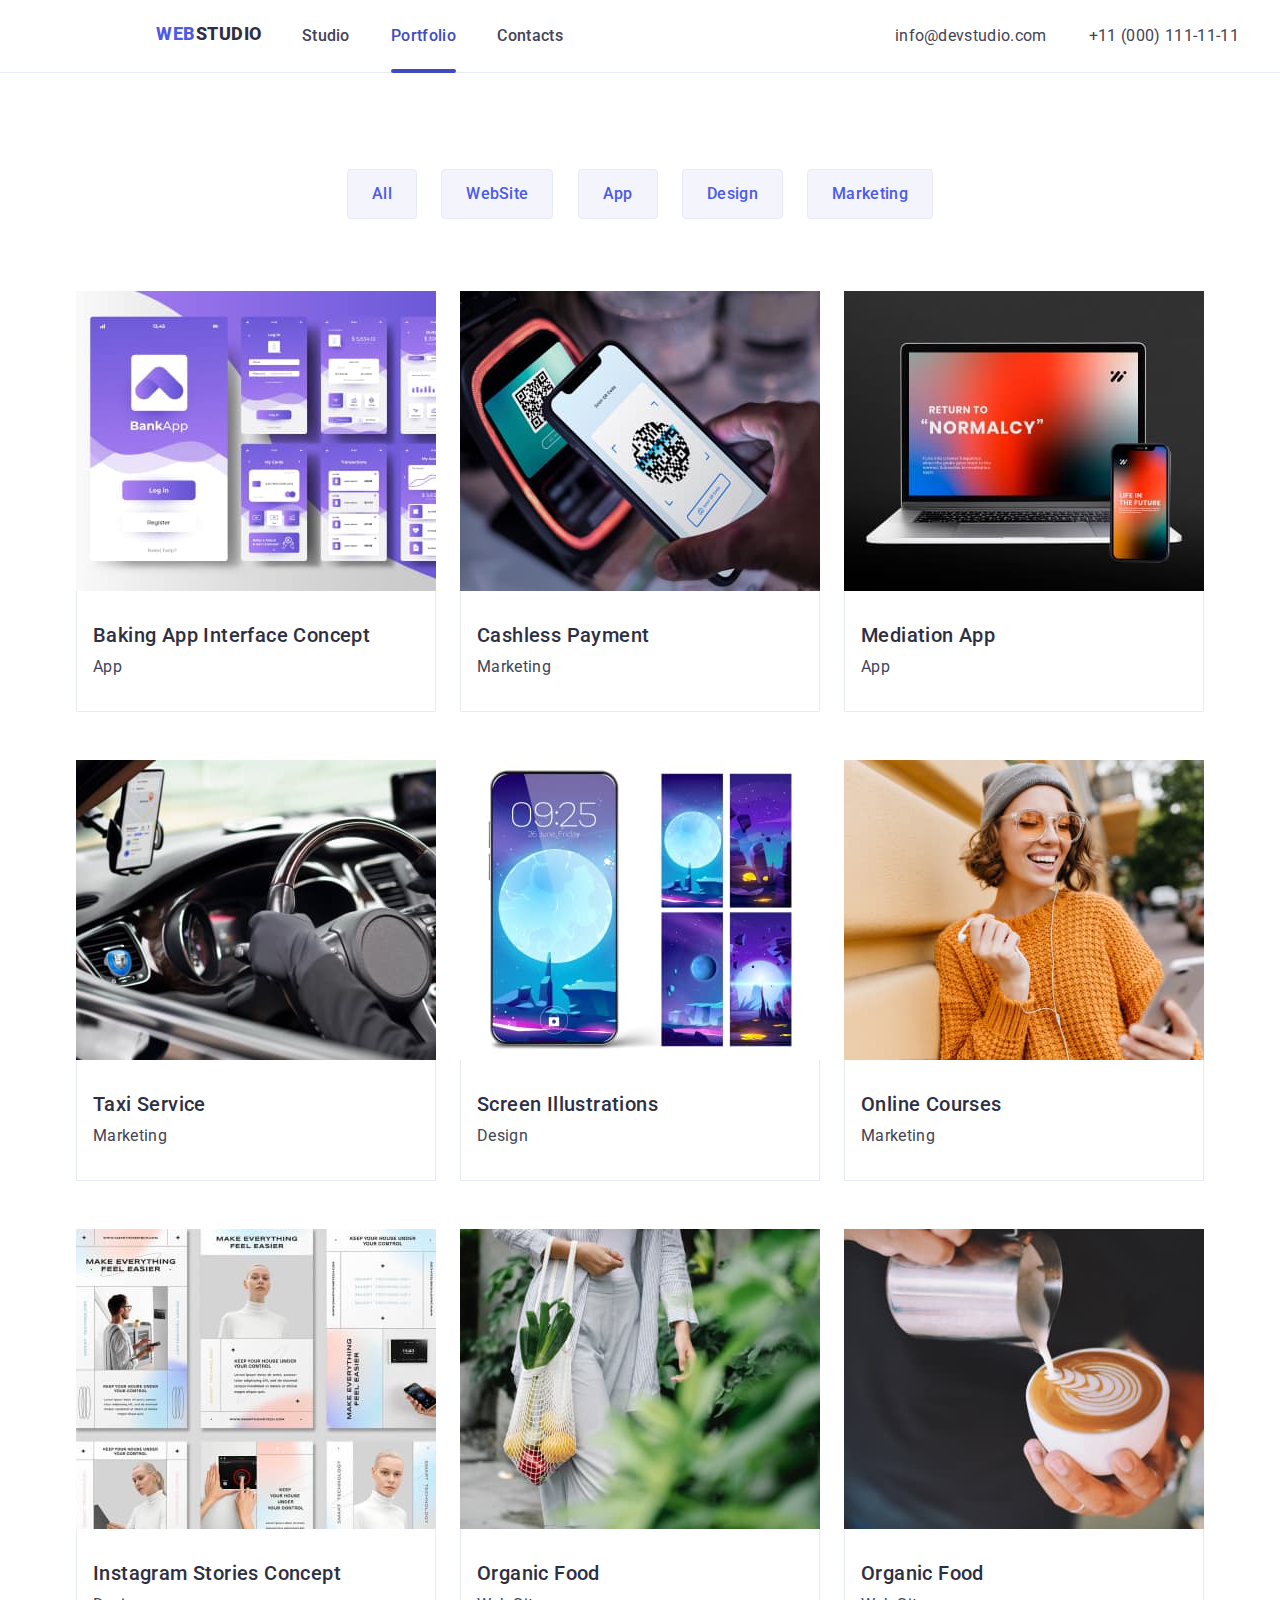
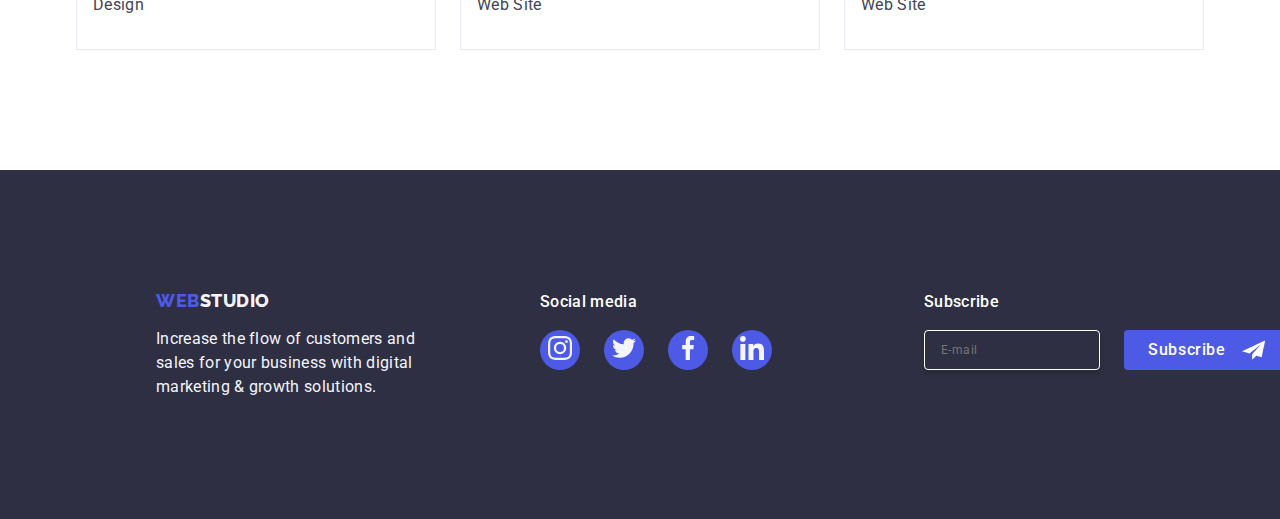
<file: portfolio.html>
<!DOCTYPE html>
<html lang="en">
  <head>
    <meta charset="UTF-8" />
    <meta name="viewport" content="width=device-width, initial-scale=1.0" />
    <title>Portfolio-HW5</title>
    <link
      rel="stylesheet"
      href="https://cdnjs.cloudflare.com/ajax/libs/modern-normalize/2.0.0/modern-normalize.min.css"
      integrity="sha512-4xo8blKMVCiXpTaLzQSLSw3KFOVPWhm/TRtuPVc4WG6kUgjH6J03IBuG7JZPkcWMxJ5huwaBpOpnwYElP/m6wg=="
      crossorigin="anonymous"
      referrerpolicy="no-referrer"
    />
    <link rel="stylesheet" href="./css/index.css" />
    <link rel="preconnect" href="https://fonts.googleapis.com" />
    <link rel="preconnect" href="https://fonts.gstatic.com" crossorigin />
    <link
      href="https://fonts.googleapis.com/css2?family=Raleway:wght@800&family=Roboto:wght@400;500;700;900&display=swap"
      rel="stylesheet"
    />
  </head>
  <body>
    <header>
      <div class="container-top-line">
        <!--container 1-->
        <!--Logo-->
        <div class="container-logo-top-line">
          <!--container 2-->
          <a href="./index.html" class="web-logo"
            >Web<span class="studio-logo">Studio</span></a
          >
        </div>
        <!--container 2 END-->
        <!--Page navigation-->
        <nav>
          <ul class="container-links-top-line">
            <!--container 3-->
            <li class="container-address-top-line-children">
              <a href="./index.html" class="nav">Studio</a>
            </li>
            <li class="container-address-top-line-children">
              <a href="./portfolio.html" class="nav mark">Portfolio</a>
            </li>
            <li class="container-address-top-line-children">
              <a href="" class="nav">Contacts</a>
            </li>
          </ul>
          <!--container 3 END-->
        </nav>
        <!--Address-->
        <address>
          <ul class="container-address-top-line">
            <!--container 4-->
            <li>
              <a href="mailto:info@devstudio.com" class="addrees"
                >info@devstudio.com</a
              >
            </li>
            <li>
              <a href="tel:+110001111111" class="addrees"
                >+11 (000) 111-11-11</a
              >
            </li>
          </ul>
          <!--container 4 EDN-->
        </address>
      </div>
      <!--container 1 -END-->
    </header>
    <main>
      <!--<h1>Portfolio Page</h1>-->
      <section class="section-portfolio">
        <ul class="container-buttons">
          <li>
            <button type="button" class="button-item">All</button>
          </li>
          <li><button type="button" class="button-item">WebSite</button></li>
          <li><button type="button" class="button-item">App</button></li>
          <li><button type="button" class="button-item">Design</button></li>
          <li><button type="button" class="button-item">Marketing</button></li>
        </ul>

        <ul class="container-portfolio">
          <li class="container-portfolio-card">
            <div class="box">
              <img
                src="./images/Portfolio_Baking App Interface Concept.jpg"
                alt="Baking App Interface Concept"
                width="360"
                height="300"
              />
              <div class="overlay">
                <p>
                  14 Stylish and User-Friendly App Design Concepts · Task
                  Manager App · Calorie Tracker App · Exotic Fruit Ecommerce App
                  · Cloud Storage App
                </p>
              </div>
            </div>

            <div class="container-portfolio-text">
              <h3 class="subsection-title">Baking App Interface Concept</h3>
              <p class="text-content">App</p>
            </div>
          </li>
          <li class="container-portfolio-card">
            <div class="box">
              <img
                src="./images/Portfolio_Cashless Payment.jpg"
                alt="Cashless Payment"
                width="360"
                height="300"
              />
              <div class="overlay">
                <p>
                  14 Stylish and User-Friendly App Design Concepts · Task
                  Manager App · Calorie Tracker App · Exotic Fruit Ecommerce App
                  · Cloud Storage App
                </p>
              </div>
            </div>

            <div class="container-portfolio-text">
              <h3 class="subsection-title">Cashless Payment</h3>
              <p class="text-content">Marketing</p>
            </div>
          </li>
          <li class="container-portfolio-card">
            <div class="box">
              <img
                src="./images/Portfolio_Mediation App.jpg"
                alt="Madiation App"
                width="360"
                height="300"
              />
              <div class="overlay">
                <p>
                  14 Stylish and User-Friendly App Design Concepts · Task
                  Manager App · Calorie Tracker App · Exotic Fruit Ecommerce App
                  · Cloud Storage App
                </p>
              </div>
            </div>

            <div class="container-portfolio-text">
              <h3 class="subsection-title">Mediation App</h3>
              <p class="text-content">App</p>
            </div>
          </li>
          <li class="container-portfolio-card">
            <div class="box">
              <img
                src="./images/Portfolio_Taxi Service.jpg"
                alt="Taxi Service"
                width="360"
                height="300"
              />
              <div class="overlay">
                <p>
                  14 Stylish and User-Friendly App Design Concepts · Task
                  Manager App · Calorie Tracker App · Exotic Fruit Ecommerce App
                  · Cloud Storage App
                </p>
              </div>
            </div>

            <div class="container-portfolio-text">
              <h3 class="subsection-title">Taxi Service</h3>
              <p class="text-content">Marketing</p>
            </div>
          </li>
          <li class="container-portfolio-card">
            <div class="box">
              <img
                src="./images/Portfolio_Screen Illustrations.jpg"
                alt="Screen Illustrations"
                width="360"
                height="300"
              />
              <div class="overlay">
                <p>
                  14 Stylish and User-Friendly App Design Concepts · Task
                  Manager App · Calorie Tracker App · Exotic Fruit Ecommerce App
                  · Cloud Storage App
                </p>
              </div>
            </div>

            <div class="container-portfolio-text">
              <h3 class="subsection-title">Screen Illustrations</h3>
              <p class="text-content">Design</p>
            </div>
          </li>
          <li class="container-portfolio-card">
            <div class="box">
              <div class="overlay">
                <p>
                  14 Stylish and User-Friendly App Design Concepts · Task
                  Manager App · Calorie Tracker App · Exotic Fruit Ecommerce App
                  · Cloud Storage App
                </p>
              </div>
            </div>
            <div class="box">
              <img
                src="./images/Portfolio_Online Courses.jpg"
                alt="Online Courses"
                width="360"
                height="300"
              />
              <div class="overlay">
                <p>
                  14 Stylish and User-Friendly App Design Concepts · Task
                  Manager App · Calorie Tracker App · Exotic Fruit Ecommerce App
                  · Cloud Storage App
                </p>
              </div>
            </div>

            <div class="container-portfolio-text">
              <h3 class="subsection-title">Online Courses</h3>
              <p class="text-content">Marketing</p>
            </div>
          </li>
          <li class="container-portfolio-card">
            <div class="box">
              <img
                src="./images/Portfolio_Instagram Stories Concept.jpg"
                alt="Instagram Stories Concept"
                width="360"
                height="300"
              />
              <div class="overlay">
                <p>
                  14 Stylish and User-Friendly App Design Concepts · Task
                  Manager App · Calorie Tracker App · Exotic Fruit Ecommerce App
                  · Cloud Storage App
                </p>
              </div>
            </div>

            <div class="container-portfolio-text">
              <h3 class="subsection-title">Instagram Stories Concept</h3>
              <p class="text-content">Design</p>
            </div>
          </li>
          <li class="container-portfolio-card">
            <div class="box">
              <img
                src="./images/Portfolio_Organic Food.jpg"
                alt="Organic Food"
                width="360"
                height="300"
              />
              <div class="overlay">
                <p>
                  14 Stylish and User-Friendly App Design Concepts · Task
                  Manager App · Calorie Tracker App · Exotic Fruit Ecommerce App
                  · Cloud Storage App
                </p>
              </div>
            </div>

            <div class="container-portfolio-text">
              <h3 class="subsection-title">Organic Food</h3>
              <p class="text-content">Web Site</p>
            </div>
          </li>
          <li class="container-portfolio-card">
            <div class="box">
              <img
                src="./images/Portfolio_Fresh Coffee.jpg"
                alt="Fresh Coffe"
                width="360"
                height="300"
              />
              <div class="overlay">
                <p>
                  14 Stylish and User-Friendly App Design Concepts · Task
                  Manager App · Calorie Tracker App · Exotic Fruit Ecommerce App
                  · Cloud Storage App
                </p>
              </div>
            </div>

            <div class="container-portfolio-text">
              <h3 class="subsection-title">Organic Food</h3>
              <p class="text-content">Web Site</p>
            </div>
          </li>
        </ul>
      </section>
    </main>
    <footer class="footer">
      <ul class="container-footer">
        <li class="footer-box">
          <div class="container-footer-weblogo">
            <a href="./index.html" class="web-logo-footer"
              >Web<span class="studio-logo-footer">Studio</span></a
            >
          </div>
          <p class="footer-text">
            Increase the flow of customers and sales for your business with
            digital marketing & growth solutions.
          </p>
        </li>
        <li class="footer-box">
          <span class="footer-social-media-text">Social media</span>
          <ul class="social-icon-box">
            <li class="footer-social-icon-circle">
              <a href="#0">
                <svg class="footer-social-icon">
                  <use href="./images/icons.svg#icon-instagram"></use>
                </svg>
              </a>
            </li>
            <li class="footer-social-icon-circle">
              <a href="#0">
                <svg class="footer-social-icon">
                  <use href="./images/icons.svg#icon-twitter"></use>
                </svg>
              </a>
            </li>
            <li class="footer-social-icon-circle">
              <a href="#0">
                <svg class="footer-social-icon">
                  <use href="./images/icons.svg#icon-facebook"></use>
                </svg>
              </a>
            </li>
            <li class="footer-social-icon-circle">
              <a href="#0">
                <svg class="footer-social-icon">
                  <use href="./images/icons.svg#icon-linkedin"></use>
                </svg>
              </a>
            </li>
          </ul>
        </li>
        <li class="footer-box">
          <span class="footer-social-media-text">Subscribe</span>
          <label name="subscribe-form" class="subscribe-form">
            <input
              type="email"
              name="email"
              placeholder="E-mail"
              required
              class="email-footer"
            />
            <button type="submit" class="subscribe-btn-footer">
              <span class="btn-footer-text">Subscribe</span>
              <svg class="icon-send">
                <use href="./images/icons.svg#icon-send"></use>
              </svg>
            </button>
          </label>
        </li>
      </ul>
    </footer>
  </body>
</html>
</file>
<file: css/index.css>
:root {
  --primary-brand: #4d5ae5;
  --pressed-state: #404bbf;
  --dark: #2e2f42;
  --success: #31d0aa;
  --text: #434455;
  --acent: #e7e9fc;
  --cloud: #f4f4fd;
  --modal-overlay: #2e2f42;
  --hero-background: #2e2f42;
  --white-background: #ffffff;
  --modal-background: #fcfcfc;
  --border-customers: #8e8f99;
  --main-font: Roboto, sans-serif;
  --animation-transition: 250ms, cubic-brezier (0.4, 0, 0.2, 1);
}
* {
  box-sizing: border-box;
}
body {
  font-family: var(--main-font);
  color: var(--text);
  text-decoration: none;
  max-width: 1440px;
  margin: auto;
}
h1,
h2,
h3,
h4,
h5,
h6,
p,
ul {
  margin: 0;
  padding: 0;
  border: 0;
  font-size: 100%;
  font: inherit;
  vertical-align: baseline;
}
ul {
  list-style: none;
}
a {
  text-decoration: none;
}
.web-logo {
  color: var(--primary-brand);
  font-family: var(--main-font);
  font-size: 18px;
  font-weight: 800;
  line-height: 1.16; /* 116.667% */
  letter-spacing: 0.03em;
  text-transform: uppercase;
}

.studio-logo {
  color: var(--dark);
}

/*.studio-logo:hover,
.studio-logo:focus {
  color: var(--pressed-state);
}*/
.list-style {
  list-style: none;
}
.nav {
  display: block;
  position: relative;
  color: var(--text);
  font-weight: 500;
  line-height: 1.5;
  font-family: var(--main-font);
  font-size: 16px;
  letter-spacing: 0.02em;
}
.mark {
  color: var(--pressed-state);
}
.mark::after {
  content: "";
  display: block;
  position: absolute;
  bottom: -25px;
  height: 4px;
  width: 100%;
  background-color: var(--pressed-state);
  border-radius: 2px;
}

.nav:hover,
.nav:focus {
  color: var(--primary-brand);
}
/**/
.solutions {
  background: linear-gradient(rgba(0, 0, 0, 0.7), rgba(0, 0, 0, 0.7)),
    url(/goit-markup-hw-04/images/people-office.jpg);
}
.hero {
  /* Header 1 */
  display: block;
  color: var(--white-background);
  text-align: center;
  font-family: var(--main-font);
  font-size: 56px;
  font-style: normal;
  font-weight: 700;
  line-height: 60px; /* 107.143% */
  letter-spacing: 1.12px;
  width: 496px;
  margin-right: auto;
  margin-left: auto;
}
.button-service {
  display: block;
  padding: 16px 32px;
  align-items: flex-start;
  gap: 10px;
  background: var(--primary-brand);
  color: var(--white-background);
  border: none;
  border-radius: 4px;
  box-shadow: 0px 4px 4px 0px rgba(0, 0, 0, 0.15);
  cursor: pointer;
  margin-right: auto;
  margin-left: auto;
  margin-top: 48px;

  /*button-text :Oder Serwice*/
  font-family: Roboto;
  font-size: 16px;
  font-weight: 500;
  line-height: 1.5;
  letter-spacing: 0.04em;
  text-align: left;
}
.button-service:hover,
.button-service:focus {
  background-color: var(--pressed-state);
  transition: var(--animation-transition);
}
.section-title {
  color: var(--navyblue, #2e2f42);
  /* Header 2 */
  text-align: center;
  font-size: 36px;
  font-weight: 700;
  line-height: 1.11; /* 111.111% */
  letter-spacing: 0.72px;
  text-transform: capitalize;
}
.subsection-title {
  /* Header 3 */
  color: var(--dark);
  font-size: 20px;
  font-weight: 500;
  line-height: 1.2; /* 120% */
  letter-spacing: 0.4px;
}

.text-team {
  font-family: Roboto;
  font-size: 16px;
  font-weight: 400;
  line-height: 1.5;
  letter-spacing: 0.02em;
  /*text-align: center;*/
}
.our-team {
  background-color: var(--cloud);
}
.button-item {
  color: var(--primary-brand);
  background-color: var(--cloud);
  font-weight: 500;
  font-family: inherit;
  font-size: 16px;
  line-height: 1.5;
  letter-spacing: 0.02em;
  cursor: pointer;

  /*button-text :button-item*/
  display: flex;
  padding: 12px 24px;
  justify-content: center;
  align-items: center;
  border: none;
  border-radius: 4px;
  border: 1px solid var(--acent);
  background: var(--cloud);
}
.button-item:hover,
.button-item:focus {
  color: var(--cloud);
  background-color: var(--primary-brand);
  box-shadow: 0px 2px 2px 0px rgba(0, 0, 0, 0.12),
    0px 2px 1px 0px rgba(0, 0, 0, 0.08), 0px 3px 1px 0px rgba(0, 0, 0, 0.1);
  border: 1px solid var(--link-active);
  transition: var(--animation-transition);
}
/*text under pictures*/
.text-content {
  color: var(--text);
  font-size: 16px;
  line-height: 1.5;
  letter-spacing: 0.02em;
}
.addrees {
  color: var(--text);
  size: 16px;
  font-family: Roboto;
  font-weight: 400;
  line-height: 1.5;
  letter-spacing: 0.02em;
  font-style: normal;
}
.adres:hover,
.adres:focus {
  color: var(--primary-brand);
  transition: var(--animation-transition);
}
.footer {
  display: flex;
  width: 1440px;
  background-color: var(--hero-background);
  color: var(--cloud);
}
.web-logo-footer {
  width: 44px;
  color: var(--primary-brand);
  font-family: Raleway;
  font-size: 18px;
  font-style: normal;
  font-weight: 800;
  line-height: 21px; /* 116.667% */
  letter-spacing: 0.54px;
  text-transform: uppercase;
}
.studio-logo-footer {
  color: var(--cloud);
}
/*.studio-logo-footer:hover,
.studio-logo-footer:focus {
  color: var(--pressed-state);
}*/
.footer-text {
  font-family: Roboto;
  font-size: 16px;
  font-weight: 400;
  line-height: 1.5;
  letter-spacing: 0.02em;
  text-align: left;
  display: block;
  width: 264px;
  /*margin-left: 156px;
  padding-bottom: 100px;*/
}
/*container 1*/
.container-top-line {
  display: flex;
  max-width: 1440px;
  /*height: 72px;*/
  margin: 0;
  border-bottom: 1px solid var(--acent);
}
/*container 2*/
.container-logo-top-line {
  display: flex;
  max-width: 115px;
  margin-left: 156px;
  padding-top: 24px;
  padding-bottom: 24px;
}
/*container 3*/
.container-links-top-line {
  display: flex;
  width: 261px;
  margin-left: 40px;
  padding-top: 24px;
  padding-bottom: 24px;
  justify-content: space-between;
}
/*container 4*/
.container-address-top-line {
  display: flex;
  width: 344px;
  margin-left: 332px;
  padding-top: 24px;
  padding-bottom: 24px;
  justify-content: space-between;
}
.section-padding {
  padding-top: 120px;
  padding-bottom: 120px;
}
.container-section1 {
  display: flex;
  width: 1128px;
  justify-content: space-between;
  gap: 24px;
  margin: auto;
}
.section1-child {
  display: flex;
  width: 264px;
  flex-direction: column;
  align-items: flex-start;
  gap: 8px;
}
.container-section2 {
  display: flex;
  width: 1128px;
  margin: auto;
  padding-top: 72px;
}
.container-section2-child {
  margin-right: 24px;
}
.container-section2-child:last-child {
  margin-right: 0;
}
.container-section3 {
  display: flex;
  width: 1128px;
  margin: auto;
  padding-top: 72px;
}
.container-section3-child {
  width: 264px;
  margin-right: 24px;
  border-radius: 0px 0px 4px 4px;
  gap: 0;
  background-color: var(--modal-background);
  line-height: 0;
}
.container-section3-child:last-child {
  margin-right: 0;
}
.container-card-team {
  display: flex;
  width: 264px;
  flex-direction: column;
  justify-content: center;
  align-items: center;
  gap: 8px;
  border-radius: 0px 0px 4px 4px;
  padding-top: 32px;
  padding-bottom: 32px;
  box-shadow: 0px 2px 1px 0px #2e2f4224;
  box-shadow: 0px 1px 1px 0px #2e2f4239;
  box-shadow: 0px 1px 6px 0px #2e2f4224;

  /*padding: 32px auto 32px auto;*/
}
.image-card {
  margin: 0;
  padding: 0;
}
.container-footer-weblogo {
  display: block;
  /* margin-left: 156px;
  padding-top: 101px;
  padding-bottom: 17px;*/
}
/*.container-footer-weblogo:hover {
  color: #31d0aa;
}*/
.container-buttons {
  display: flex;
  width: 586px;
  padding-top: 96px;
  margin-left: auto;
  margin-right: auto;
  justify-content: space-between;
}
.container-portfolio-card {
  display: flex;
  flex-direction: column;
}
.container-portfolio-card:hover,
.container-portfolio-card:focus {
  box-shadow: 0px 2px 1px 0px rgba(46, 47, 66, 0.18);
  box-shadow: 0px 1px 1px 0px rgba(46, 47, 66, 0.26);
  box-shadow: 0px 1px 6px 0px rgba(46, 47, 66, 0.18);
  cursor: pointer;
  transition: var(--animation-transition);
}
.container-portfolio {
  max-width: 1128px;
  display: flex;
  flex-wrap: wrap;
  justify-content: space-between;
  row-gap: 48px;
  margin-left: auto;
  margin-right: auto;
  margin-top: 72px;
}
.container-portfolio-text {
  display: flex;
  padding: 32px 16px;
  flex-direction: column;
  gap: 8px;
  align-self: stretch;
  border: 1px solid var(--acent);
  border-top: none;
}
.section-portfolio {
  padding-bottom: 120px;
}
.container-wawd {
  padding-top: 120px;
}
.icon-box {
  display: flex;
  justify-content: center;
  align-items: center;
  width: 264px;
  height: 112px;
  flex-shrink: 0;
  border-radius: 4px;
  background: var(--cloud);
}
.icon {
  display: flex;
  width: 64px;
  height: 64px;
  outline-style: var(--primary-brand);
}
.icon-circle {
  display: flex;
  justify-content: center;
  align-items: center;
  width: 40px;
  height: 40px;
}
.social-icon-box {
  display: flex;
  width: 232px;
  justify-content: space-between;
}

.social-icon-circle {
  display: inline-flex;
  width: 40px;
  height: 40px;
  background-color: var(--primary-brand);
  border-radius: 50%;
  justify-content: center;
  align-items: center;
}
.footer-social-icon-circle {
  display: inline-flex;
  width: 40px;
  height: 40px;
  background-color: var(--primary-brand);
  border-radius: 50%;
  justify-content: center;
  align-items: center;
}
.social-icon-circle:hover,
.social-icon-circle:focus {
  background-color: var(--pressed-state);
  cursor: pointer;
  transition: var(--animation-transition);
}
.footer-social-icon-circle:hover,
.footer-social-icon-circle:focus {
  background-color: var(--success);
  cursor: pointer;
  transition: var(--animation-transition);
}
.social-icon {
  width: 16px;
  height: 16px;
}
.section-customers {
  padding: 120px 156px 120px 156px;
}
.customers-company {
  display: flex;
  width: 1128px;
  padding-top: 72px;
}
.customers-box {
  display: flex;
  width: 168px;
  height: 88px;

  /*padding: 16px 32px 16px 32px;*/
  margin-right: 24px;
}
.customers-box:hover,
.customers-box:focus {
  cursor: pointer;
  transition: var(--animation-transition);
}
.customers-hover {
  width: 168px;
  height: 88px;
  border-radius: 4px;
  fill: var(--border-customers);
  border: 1px solid var(--border-customers);
}
.customers-hover:hover,
.customers-hover:focus {
  fill: var(--pressed-state);
  border: 1px solid var(--pressed-state);
  transition: var(--animation-transition);
}
.customers-box:last-child {
  margin-right: 0;
}
.footer-social-media-text {
  color: var(--white, #fff);

  /* Body Medium */
  font-family: Roboto;
  font-size: 16px;
  font-style: normal;
  font-weight: 500;
  line-height: 24px; /* 150% */
  letter-spacing: 0.32px;
}
.footer-social-icon {
  width: 24px;
  height: 24px;
}
.footer-box {
  display: flex;
  flex-direction: column;
  gap: 16px;
  width: 264px;
  margin-right: 120px;
}
.footer-box-two {
  display: flex;
  flex-direction: column;
  gap: 16px;
  width: 208px;
  margin-right: 80px;
}
.footer-box-three {
  display: flex;
  flex-direction: column;
  gap: 16px;
  width: 453px;
}
.container-footer {
  display: flex;
  padding: 120px 156px 120px 156px;
}
.is-hidden {
  pointer-events: none;
  visibility: hidden;
  opacity: 0;
}
.modal {
  position: relative;
  width: 408px;
  height: 584px;
  margin-top: 80px;
  border-radius: 4px;
  background: var(--dairy, #fcfcfc);
  box-shadow: 0px 2px 1px 0px rgba(0, 0, 0, 0.2),
    0px 1px 3px 0px rgba(0, 0, 0, 0.12), 0px 1px 1px 0px rgba(0, 0, 0, 0.14);
}
.backdrop {
  display: flex;
  position: fixed;
  width: 100%;
  height: 100%;
  top: 0;
  bottom: 0;
  left: 0;
  right: 0;
  justify-content: center;
  background-color: hsla(237, 18%, 22%, 0.4);
}
.close-btn-box {
  display: flex;
  position: absolute;
  top: 24px;
  right: 24px;
  width: 30px;
  height: 30px;
  background-color: var(--acent);
  border: 1px solid rgba(0, 0, 0, 0.1);
  border-radius: 50%;
  cursor: pointer;
  fill: var(--hero-background);
  align-items: center;
  justify-content: center;
}
.close-btn-box:hover .close-btn {
  fill: var(--white-background);
}
.close-btn-box:hover {
  background-color: var(--pressed-state);
}
.close-btn {
  width: 8px;
  height: 8px;
}
.box {
  position: relative;
  overflow: hidden;
  line-height: 0;
}
.overlay {
  position: absolute;
  top: 0;
  left: 0;
  width: 100%;
  height: 100%;
  transform: translateY(100%);
  background-color: var(--primary-brand);
}
.container-portfolio-card:hover .overlay,
.container-portfolio-card:focus .overlay {
  transform: translateY(0);
  transition: 250ms ease-in-out;
}
.overlay p {
  width: 296px;
  padding-top: 40px;
  padding-left: 32px;
  color: var(--cloud, #f4f4fd);
  font-family: Roboto;
  font-size: 16px;
  font-style: normal;
  line-height: 1.5;
  letter-spacing: 0.32px;
}
.title-form {
  display: flex;
  padding-top: 72px;
  padding-bottom: 16px;
  justify-content: center;
  color: var(--modal-overlay);
  text-align: center;
  /* Body Medium */
  font-family: Roboto;
  font-size: 16px;
  font-style: normal;
  font-weight: 500;
  line-height: 24px; /* 150% */
  letter-spacing: 0.32px;
}
.contact-form {
  width: 100%;
  display: flex;
  flex-direction: column;
  gap: 8px;
  padding-left: 24px;
  padding-right: 24px;
}
.label-form {
  display: flex;
  flex-direction: column;
  position: relative;
}
.text-form {
  color: var(--border-customers);

  /* Small Text */
  font-family: Roboto;
  font-size: 12px;
  font-style: normal;
  font-weight: 400;
  line-height: 14px; /* 116.667% */
  letter-spacing: 0.48px;
}
.button-send {
  width: 169px;
  display: inline-flex;
  padding: 16px 32px;
  align-items: center;
  gap: 10px;
  border-radius: 4px;
  border: none;
  background: var(--IRIS, #4d5ae5);
  box-shadow: 0px 4px 4px 0px rgba(0, 0, 0, 0.15);
  /* Button Text */
  color: var(--WHITE, #fff);
  text-align: center;
  justify-content: center;
  font-family: Roboto;
  font-size: 16px;
  font-style: normal;
  font-weight: 500;
  line-height: 24px; /* 150% */
  letter-spacing: 0.64px;
  cursor: pointer;
}
.button-send-box {
  display: flex;
  justify-content: center;
  padding-top: 24px;
}
.icon-form {
  position: absolute;
  top: 50%;
  translate: 0 -50% 0;
  padding-left: 8px;
  width: 24px;
  height: 24px;
}
.input-label {
  min-height: 40px;
  padding-left: 38px;
  border-radius: 4px;
  border: 1px solid rgba(46, 47, 66, 0.4);
  width: 100%;
}
.text-comment {
  position: absolute;
  top: 18px;
  left: 16px;
}
wrapper-input {
  position: relative;
}
.wrapper-input:focus-within .icon-form {
  fill: var(--primary-brand);
  transition: var(--animation-transition);
}
.input-label:focus {
  outline: none;
  border-color: var(--primary-brand);
  transition: var(--animation-transition);
}
.comment-textarea {
  flex-shrink: 0;
  resize: none;
  padding-top: 8px;
  padding-left: 16px;
  color: rgba(46, 47, 66, 0.4);

  /* Small Text */
  font-family: Roboto;
  font-size: 12px;
  font-style: normal;
  font-weight: 400;
  line-height: 14px; /* 116.667% */
  letter-spacing: 0.48px;
  border-radius: 4px;
  border: 1px solid rgba(46, 47, 66, 0.4);
}
.comment-textarea:focus {
  border-color: var(--primary-brand);
  transition: var(--animation-transition);
}
.privacy {
  text-decoration-line: underline;
  cursor: pointer;
  color: var(--primary-brand);
}
.policy-box {
  position: relative;
  display: flex;
  padding-left: 23px;
  font-family: Roboto;
  font-size: 12px;
  font-style: normal;
  font-weight: 400;
  line-height: 16px;
  letter-spacing: 0.48px;
}
.policy {
  cursor: pointer;
}
input[type="checkbox"] {
  appearance: none;
}
.icon-alt {
  position: absolute;
  top: 0;
  left: 0;
  display: flex;
  fill: none;
  stroke: none;
  width: 15px;
  height: 15px;
  border-radius: 1.5px;
  border: 1px solid var(--border-customers);
}
input:checked + .icon-alt {
  fill: var(--primary-brand);
  border: none;
  transition: var(--animation-transition);
}

.subscribe-form {
  display: flex;
  width: 264px;

  flex-shrink: 0;
}
.subscribe-div {
  display: flex;
  padding-top: 16px;
}
.email-footer {
  width: 264px;
  height: 40px;
  border-radius: 4px;
  border: 1px solid var(--white, #fff);
  box-shadow: 0px 4px 4px 0px rgba(0, 0, 0, 0.15);
  background-color: #2e2f42;
  color: white;
  margin-right: 24px;
  padding-left: 16px;

  font-family: Roboto;
  font-size: 12px;
  font-style: normal;
  font-weight: 400;
  line-height: 24px; /* 200% */
  letter-spacing: 0.48px;
}
.subscribe-btn-footer {
  width: 165px;
  height: 40px;
  border-style: none;
  border-radius: 4px;
  display: inline-flex;
  padding: 8px 24px;
  justify-content: center;
  align-items: center;
  gap: 16px;
  background-color: var(--primary-brand);
  font-family: "Roboto", sans-serif;
  color: white;
  font-weight: 500;
  font-size: 16px;
  line-height: 1.5;
  letter-spacing: 0.64px;

  cursor: pointer;
}
.icon-send {
  fill: var(--modal-background);
  width: 24px;
  height: 24px;
}
.btn-footer-text {
  color: var(--WHITE, #fff);
  text-align: center;

  /* Button Text */
  font-family: Roboto;
  font-size: 16px;
  font-style: normal;
  font-weight: 500;
  line-height: 24px; /* 150% */
  letter-spacing: 0.64px;
}
</file>
